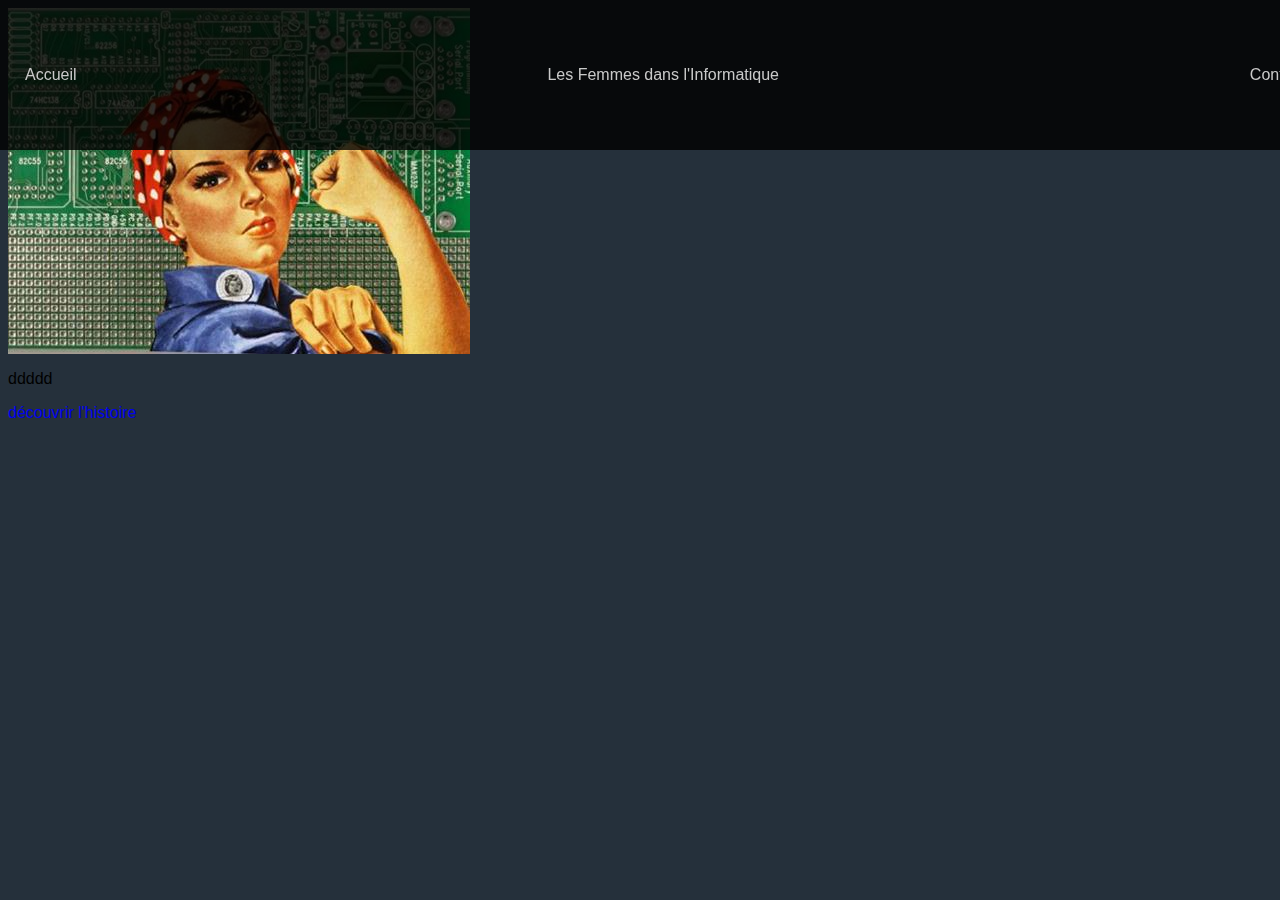
<file: index.html>
<!DOCTYPE html>
<html lang="fr">
<head>
    <meta charset="UTF-8">
    <meta http-equiv="X-UA-Compatible" content="IE=edge">
    <meta name="viewport" content="width=device-width, initial-scale=1.0">
    <link href="https://cdn.jsdelivr.net/npm/bootstrap@5.0.2/dist/css/bootstrap.min.css" rel="stylesheet" integrity="sha384-EVSTQN3/azprG1Anm3QDgpJLIm9Nao0Yz1ztcQTwFspd3yD65VohhpuuCOmLASjC" crossorigin="anonymous">
    <link href="assets/css/styles.css" rel="stylesheet">
    <title>Femmes&Informatique</title>
</head>
<body>
    <header>
        <a href="index.html"><div class="h5">Accueil</div></a>
        <div class="h2">Les Femmes dans l'Informatique</div>
        <a href="index-contact.html"><div class="h5">Contact</div></a>
    </header>
    <section class="align-middle">
        <img src="./assets/img/Women-in-tech-symbol.jpg" alt="symbol">
        <p>ddddd</p>
        <a class="btn btn-warning" href="#" role="button">découvrir l'histoire</a>
    </section>
</body>
<footer>

</footer>
</html>
</file>
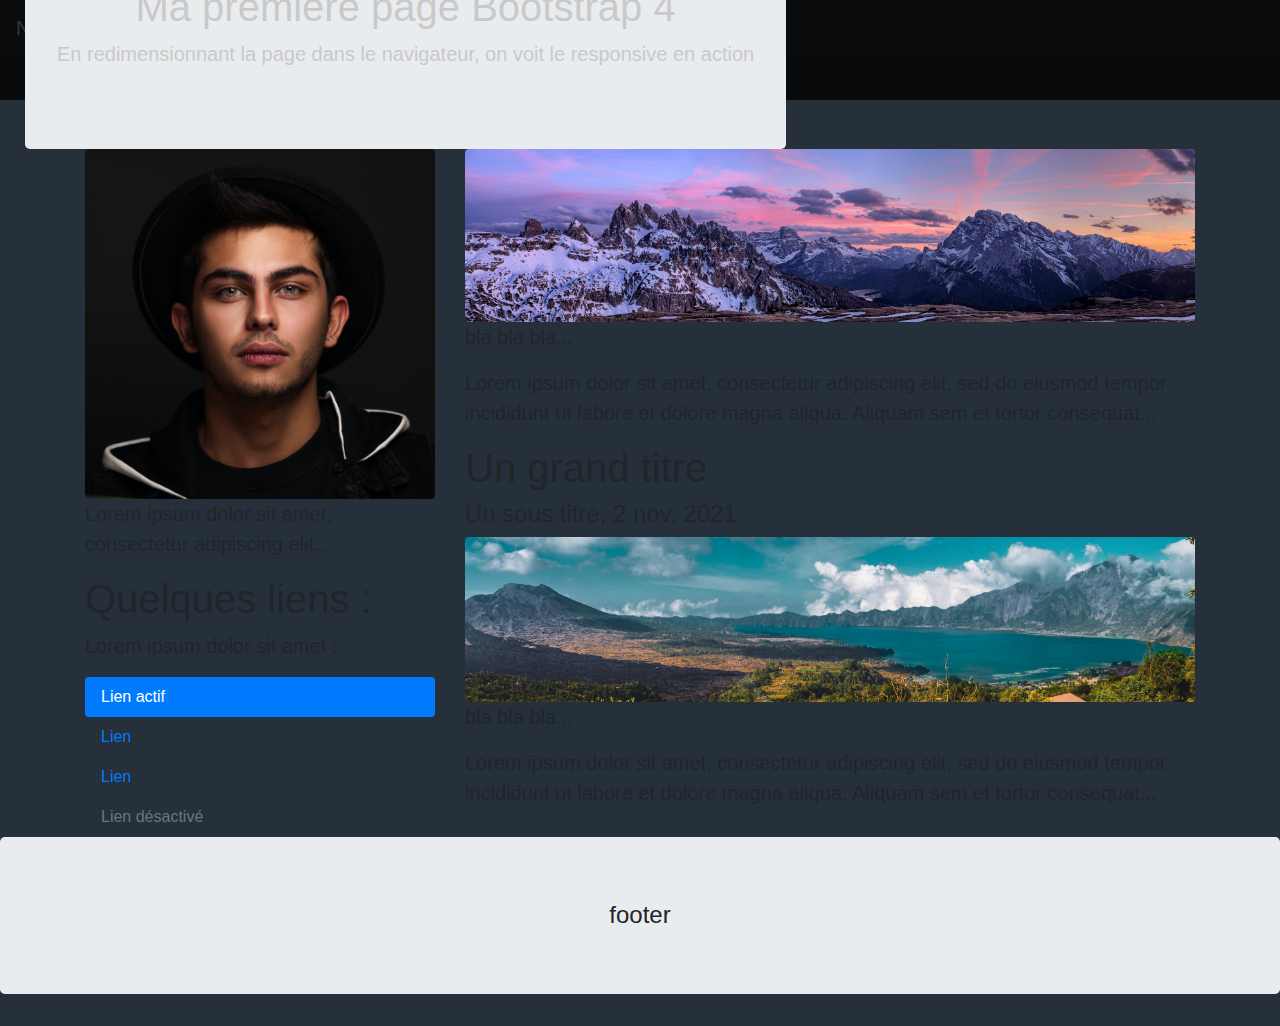
<file: index-contact.html>
<!DOCTYPE html>
<html lang="fr">
<head>
    <meta charset="UTF-8">
    <meta http-equiv="X-UA-Compatible" content="IE=edge">
    <meta name="viewport" content="width=device-width, initial-scale=1.0">
    <!--Ligne de lien vers le framework bootstraps (reset css inclu)-->
    <link rel="stylesheet" href="https://maxcdn.bootstrapcdn.com/bootstrap/4.0.0/css/bootstrap.min.css" integrity="sha384-Gn5384xqQ1aoWXA+058RXPxPg6fy4IWvTNh0E263XmFcJlSAwiGgFAW/dAiS6JXm" crossorigin="anonymous">
    <link href="assets/css/styles.css" rel="stylesheet">
    <title>First bootstrap</title>
</head>
<body>
    <header>
        <div class="jumbotron text-center">
            <h1 class="display-5">Ma première page Bootstrap 4</h1>
            <p class="lead">En redimensionnant la page dans le navigateur, on voit le responsive en action</p>
        </div>
    </header>
    <nav class="navbar navbar-expand-sm bg-dark navbar-dark">
        <ul class="navbar-nav">
            <li class="nav-item">
                <a class="navbar-brand" href="#">Navbar</a>
            </li>
            <li class="nav-item active">
                <a class="nav-link" href="#">Lien</a>
            </li>
            <li class="nav-item">
                <a class="nav-link" href="#">Lien</a>
            </li>
            <li class="nav-item">
                <a class="nav-link" href="#">Lien</a>
            </li>
        </ul>
    </nav>
    <div class="container">
        <div class="row">
            <div class="col-sm-4">
                <p class="h1">A propos de moi</p>
                <p class="h4">Ma photo :</p>
                <img src="assets/img/portrait-user-unsplash.jpg" class="img-fluid rounded" alt="Responsive image">
                <p class="lead">Lorem ipsum dolor sit amet, consectetur adipiscing elit...</p>
                <h1 class="display-5">Quelques liens :</h1>
                <p class="lead">Lorem ipsum dolor sit amet :</p>
                <ul class="nav flex-column nav-pills">
                    <li class="nav-item">
                        <a class="nav-link active" href="#">Lien actif</a>
                    </li>
                    <li class="nav-item">
                        <a class="nav-link" href="#">Lien</a>
                    </li>
                    <li class="nav-item">
                        <a class="nav-link" href="#">Lien</a>
                    </li>
                    <li class="nav-item">
                        <a class="nav-link disabled" href="#">Lien désactivé</a>
                    </li>
                  </ul>

            </div>
            <div class="col-sm-8">
                <p class="h1">Un grand titre</p>
                <p class="h4">Un sous titre, 2 nov. 2021</p>
                <img src="assets/img/pano1-unsplash.jpg" class="img-fluid rounded" alt="Responsive image">
                <p class="lead">bla bla bla...</p>
                <p class="lead">Lorem ipsum dolor sit amet, consectetur adipiscing elit, sed do eiusmod tempor incididunt ut labore et dolore magna aliqua. Aliquam sem et tortor consequat...</p>
                <p class="h1">Un grand titre</p>
                <p class="h4">Un sous titre, 2 nov. 2021</p>
                <img src="assets/img/pano2-unsplash.jpg" class="img-fluid rounded" alt="Responsive image">
                <p class="lead">bla bla bla...</p>
                <p class="lead">Lorem ipsum dolor sit amet, consectetur adipiscing elit, sed do eiusmod tempor incididunt ut labore et dolore magna aliqua. Aliquam sem et tortor consequat...</p>
            </div>
        </div>
    </div>
    <p class="h4 jumbotron text-center">footer</p>
</body>
<footer>

</footer>
</html>
</file>
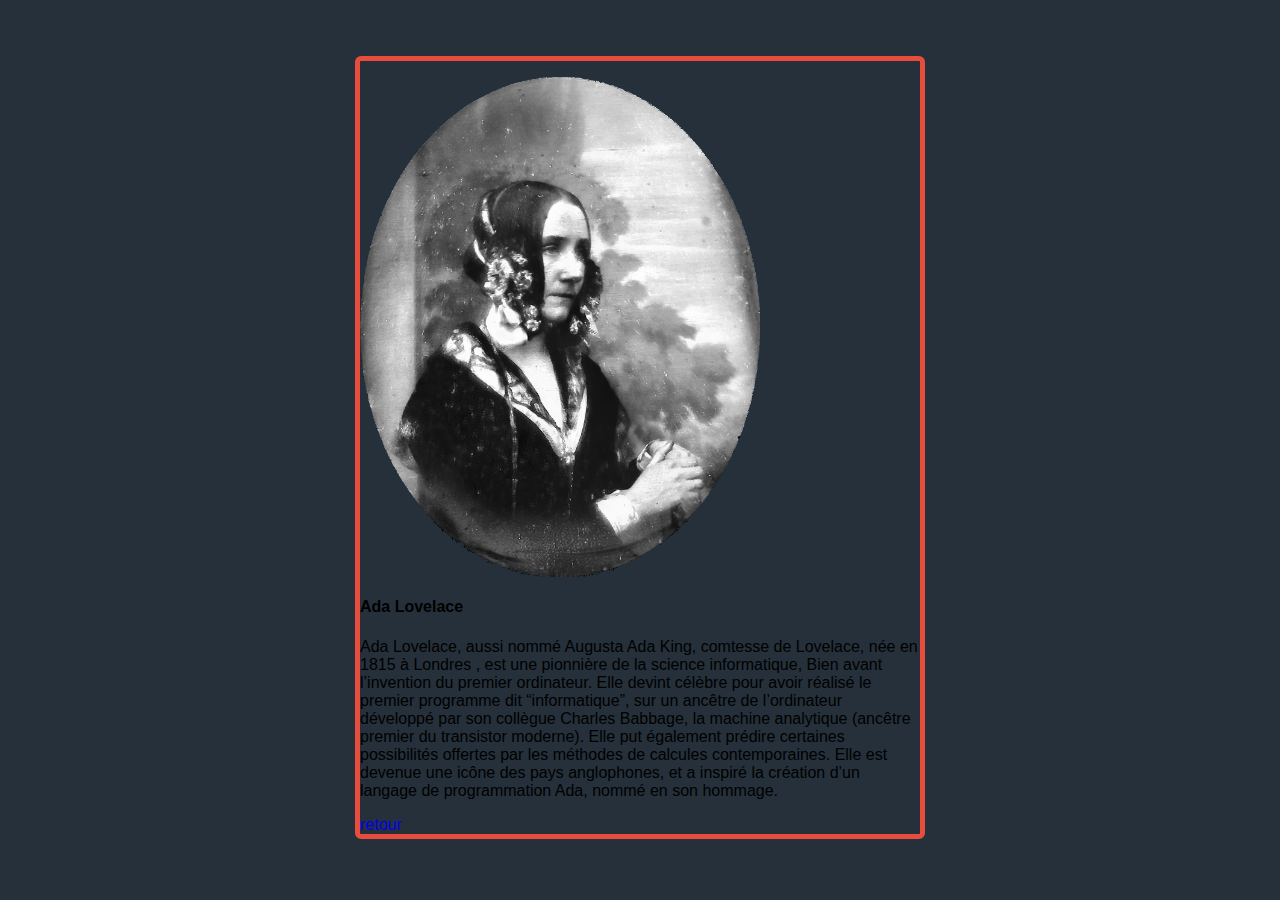
<file: pages/ada-lovelace.html>
<!DOCTYPE html>
<html lang="fr">
<head>
    <meta charset="UTF-8">
    <meta http-equiv="X-UA-Compatible" content="IE=edge">
    <meta name="viewport" content="width=device-width, initial-scale=1.0">
    <link href="https://cdn.jsdelivr.net/npm/bootstrap@5.0.2/dist/css/bootstrap.min.css" rel="stylesheet" integrity="sha384-EVSTQN3/azprG1Anm3QDgpJLIm9Nao0Yz1ztcQTwFspd3yD65VohhpuuCOmLASjC" crossorigin="anonymous">
    <link href="../assets/css/styles.css" rel="stylesheet">
    <title>Ada-Lovelace</title>
</head>
<body>
    <section class="structure-card ada">
        <div class="card">
            <img src="../assets/img/ada-lovelace2.png" class="img-fluid" alt="Ada-Lovelace">
            <div class="card-body">
                <h4 class="card-title">Ada Lovelace</h4>
                <p class="card-text">Ada Lovelace, aussi nommé Augusta Ada King, comtesse de Lovelace, née en 1815 à Londres , est une pionnière de la science informatique, Bien avant l’invention du premier ordinateur. Elle devint célèbre pour avoir réalisé le premier programme dit “informatique”, sur un ancêtre de l’ordinateur développé par son collègue Charles Babbage, la machine analytique (ancêtre premier du transistor moderne). Elle put également prédire certaines possibilités offertes par les méthodes de calcules contemporaines. Elle est devenue une icône des pays anglophones, et a inspiré la création d’un langage de programmation Ada, nommé en son hommage.</p>
                <a href="index-history.html" class="btn btn-warning">retour</a>
            </div>
        </div>
    </section>
</body>
</html>
</file>
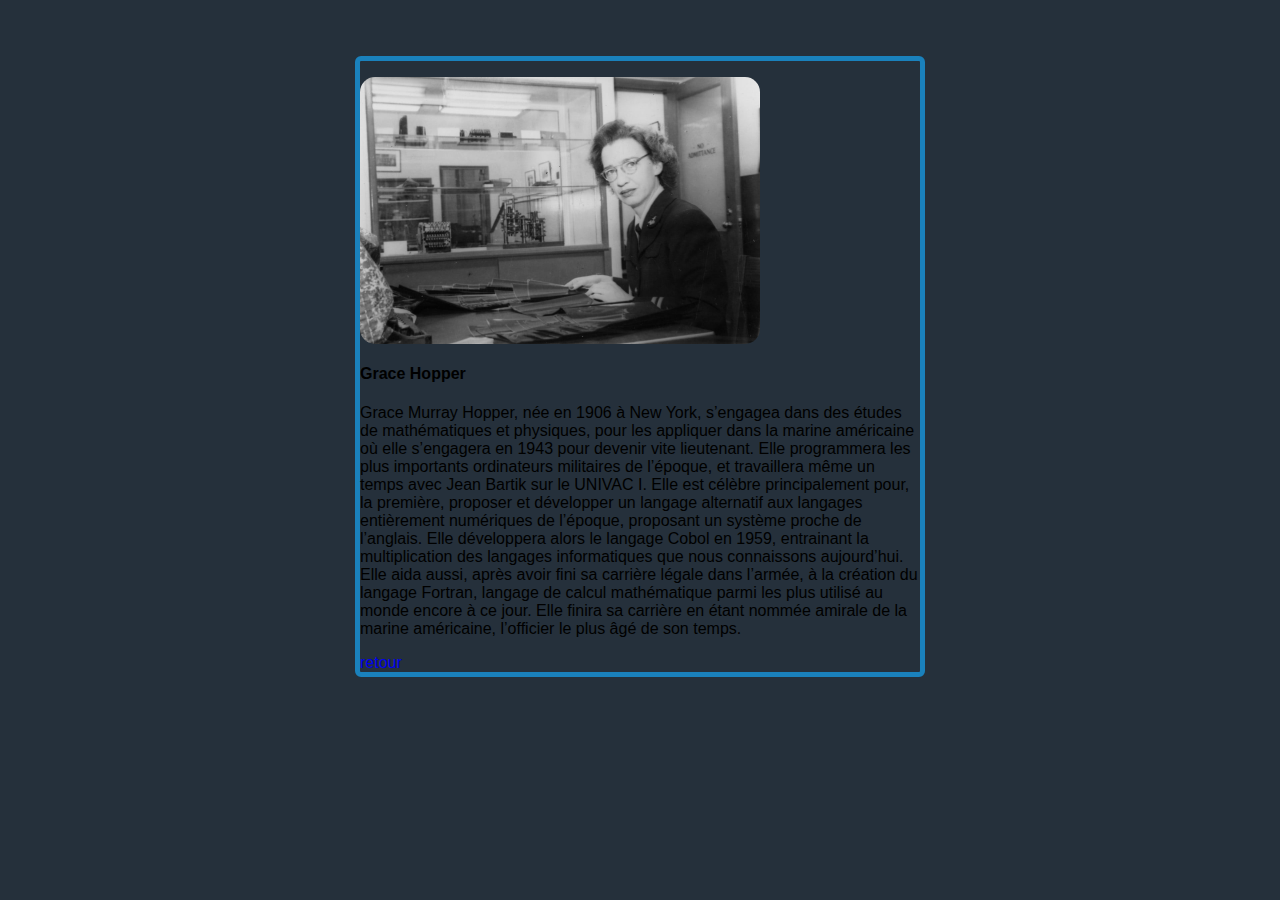
<file: pages/grace-hopper.html>
<!DOCTYPE html>
<html lang="fr">
<head>
    <meta charset="UTF-8">
    <meta http-equiv="X-UA-Compatible" content="IE=edge">
    <meta name="viewport" content="width=device-width, initial-scale=1.0">
    <link href="https://cdn.jsdelivr.net/npm/bootstrap@5.0.2/dist/css/bootstrap.min.css" rel="stylesheet" integrity="sha384-EVSTQN3/azprG1Anm3QDgpJLIm9Nao0Yz1ztcQTwFspd3yD65VohhpuuCOmLASjC" crossorigin="anonymous">
    <link href="../assets/css/styles.css" rel="stylesheet">
    <title>Grace Hopper</title>
</head>
<body>
    <section class="structure-card grace">
        <div class="card">
            <img src="../assets/img/Grace-Hopper2.jpg" class="img-fluid" alt="Grace-Hopper">
            <div class="card-body">
                <h4 class="card-title">Grace Hopper</h4>
                <p class="card-text">Grace Murray Hopper, née en 1906 à New York, s’engagea dans des études de mathématiques et physiques, pour les appliquer dans la marine américaine où elle s’engagera en 1943 pour devenir vite lieutenant. Elle programmera les plus importants ordinateurs militaires de l’époque, et travaillera même un temps avec Jean Bartik sur le UNIVAC I. Elle est célèbre principalement pour, la première, proposer et développer un langage alternatif aux langages entièrement numériques de l’époque, proposant un système proche de l’anglais. Elle développera alors le langage Cobol en 1959, entrainant la multiplication des langages informatiques que nous connaissons aujourd’hui. Elle aida aussi, après avoir fini sa carrière légale dans l’armée, à la création du langage Fortran, langage de calcul mathématique parmi les plus utilisé au monde encore à ce jour. Elle finira sa carrière en étant nommée amirale de la marine américaine, l’officier le plus âgé de son temps.</p>
                <a href="index-history.html" class="btn btn-warning">retour</a>
            </div>
        </div>
    </section>
</body>
</html>
</file>
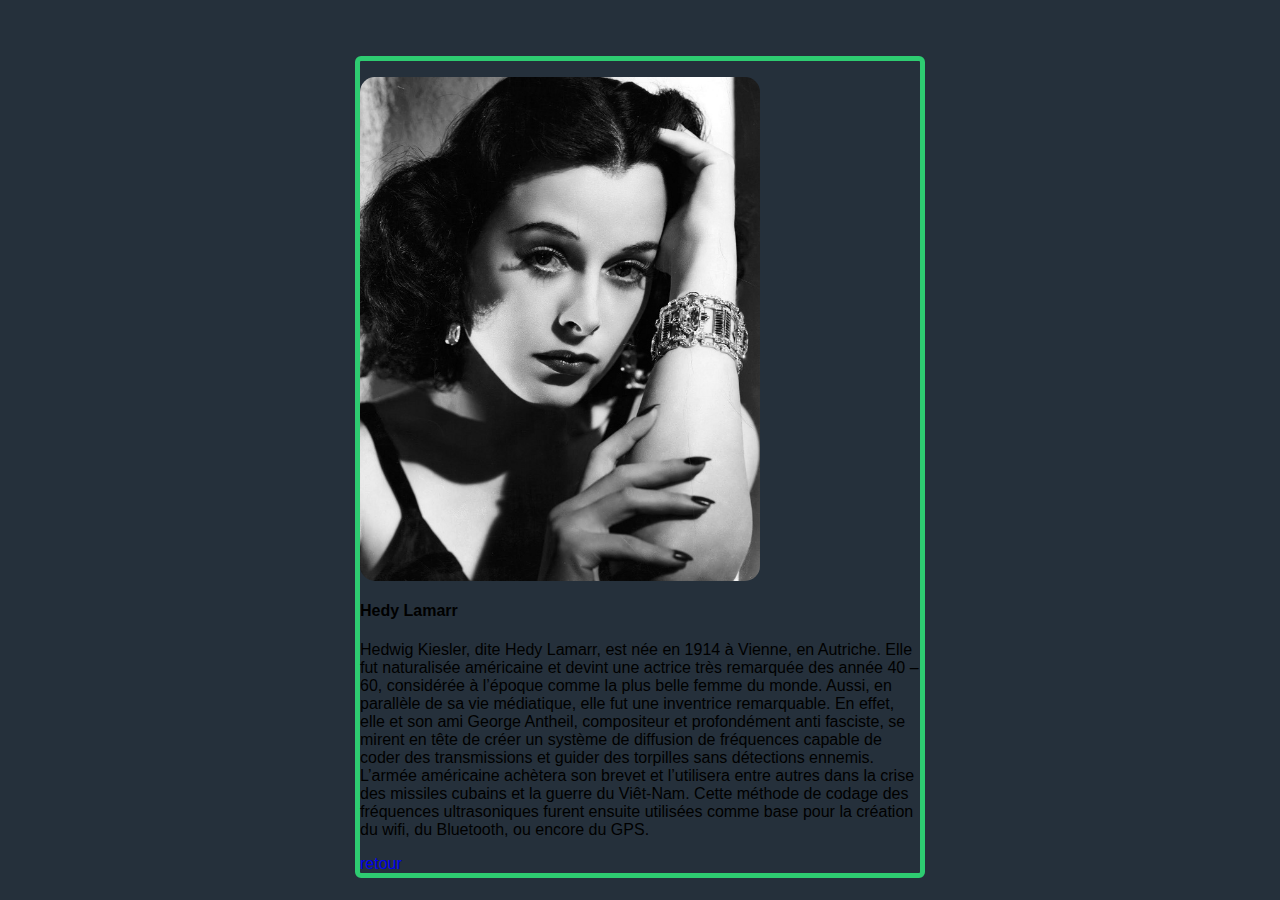
<file: pages/hedy-lamarr.html>
<!DOCTYPE html>
<html lang="fr">
<head>
    <meta charset="UTF-8">
    <meta http-equiv="X-UA-Compatible" content="IE=edge">
    <meta name="viewport" content="width=device-width, initial-scale=1.0">
    <link href="https://cdn.jsdelivr.net/npm/bootstrap@5.0.2/dist/css/bootstrap.min.css" rel="stylesheet" integrity="sha384-EVSTQN3/azprG1Anm3QDgpJLIm9Nao0Yz1ztcQTwFspd3yD65VohhpuuCOmLASjC" crossorigin="anonymous">
    <link href="../assets/css/styles.css" rel="stylesheet">
    <title>Hedy Lamarr</title>
</head>
<body>
    <section class="structure-card hedy">
        <div class="card">
            <img src="../assets/img/hedy-lamarr1.jpg" class="img-fluid" alt="hedy-Lamarr">
            <div class="card-body">
                <h4 class="card-title">Hedy Lamarr</h4>
                <p class="card-text">Hedwig Kiesler, dite Hedy Lamarr, est née en 1914 à Vienne, en Autriche. Elle fut naturalisée américaine et devint une actrice très remarquée des année 40 – 60, considérée à l’époque comme la plus belle femme du monde. Aussi, en parallèle de sa vie médiatique, elle fut une inventrice remarquable. En effet, elle et son ami George Antheil, compositeur et profondément anti fasciste, se mirent en tête de créer un système de diffusion de fréquences capable de coder des transmissions et guider des torpilles sans détections ennemis. L’armée américaine achètera son brevet et l’utilisera entre autres dans la crise des missiles cubains et la guerre du Viêt-Nam. Cette méthode de codage des fréquences ultrasoniques furent ensuite utilisées comme base pour la création du wifi, du Bluetooth, ou encore du GPS.</p>
                <a href="index-history.html" class="btn btn-warning">retour</a>
            </div>
        </div>
    </section>
</body>
</html>
</file>
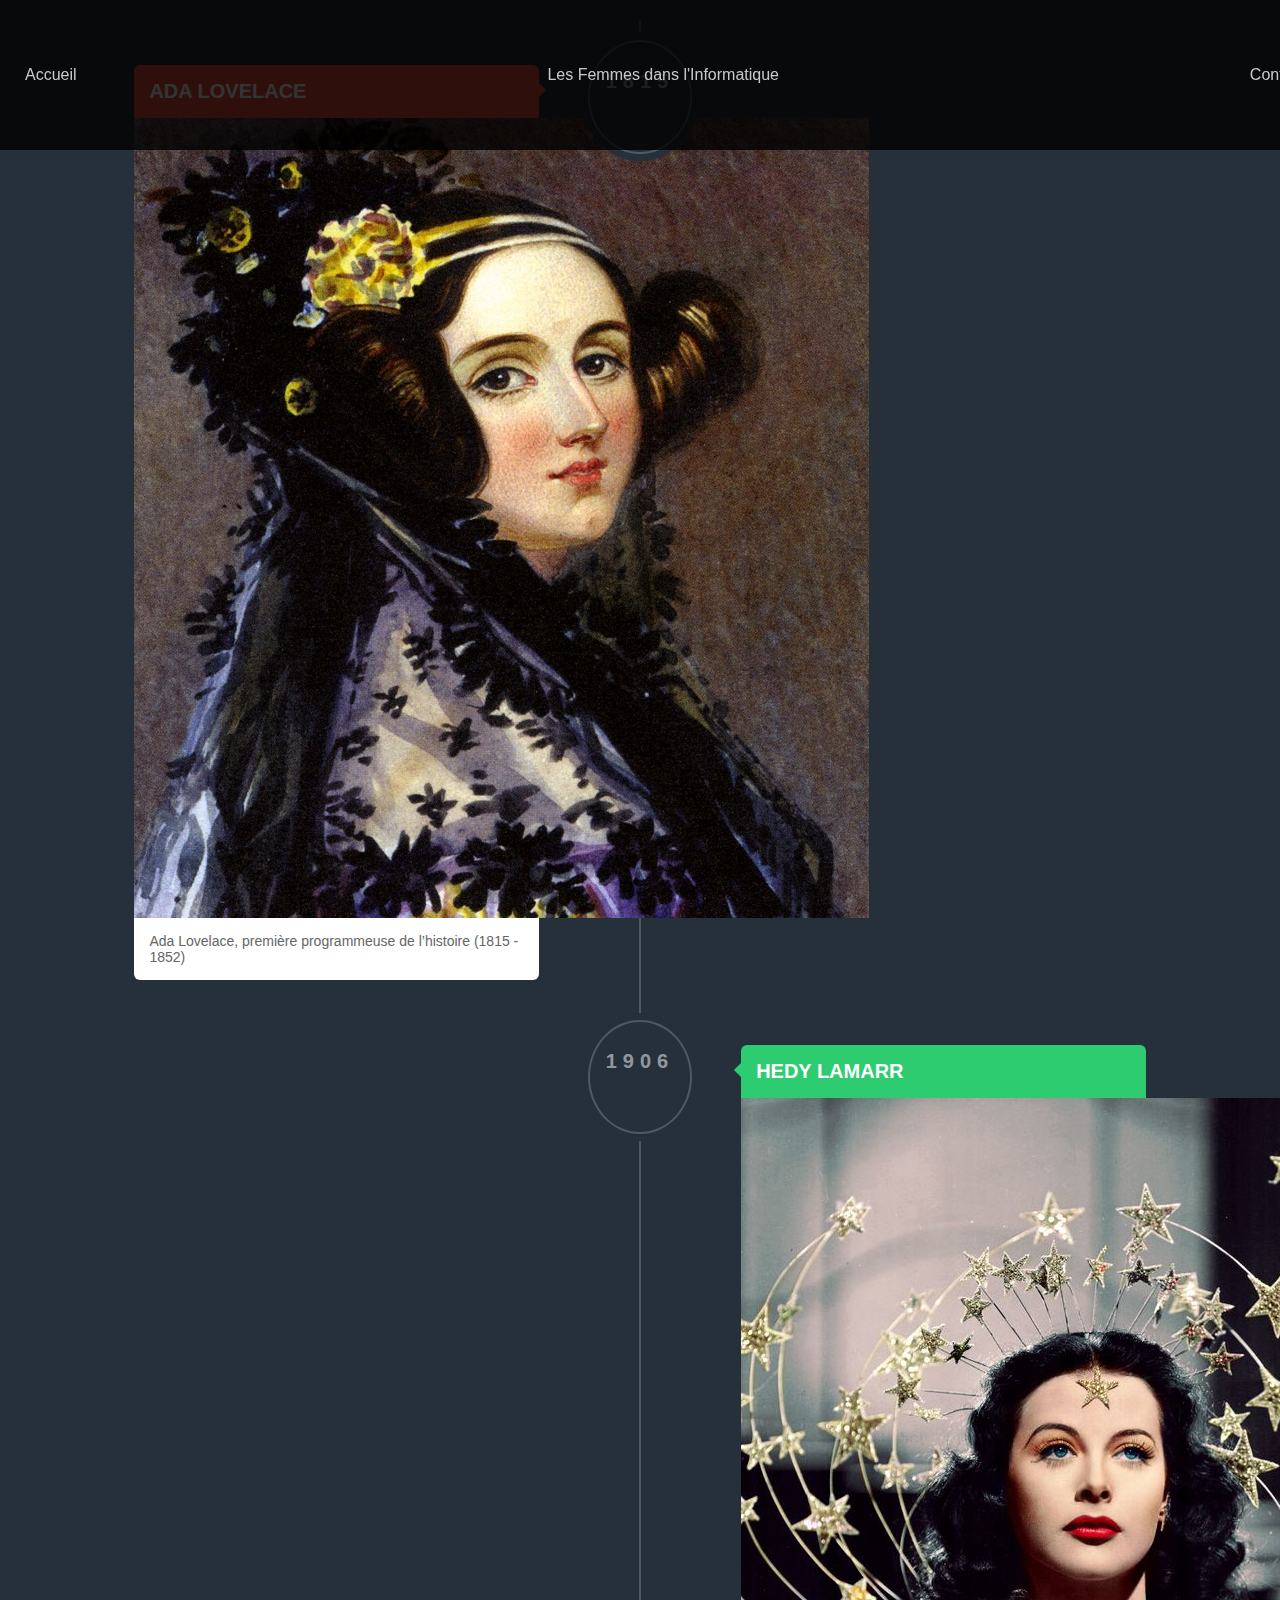
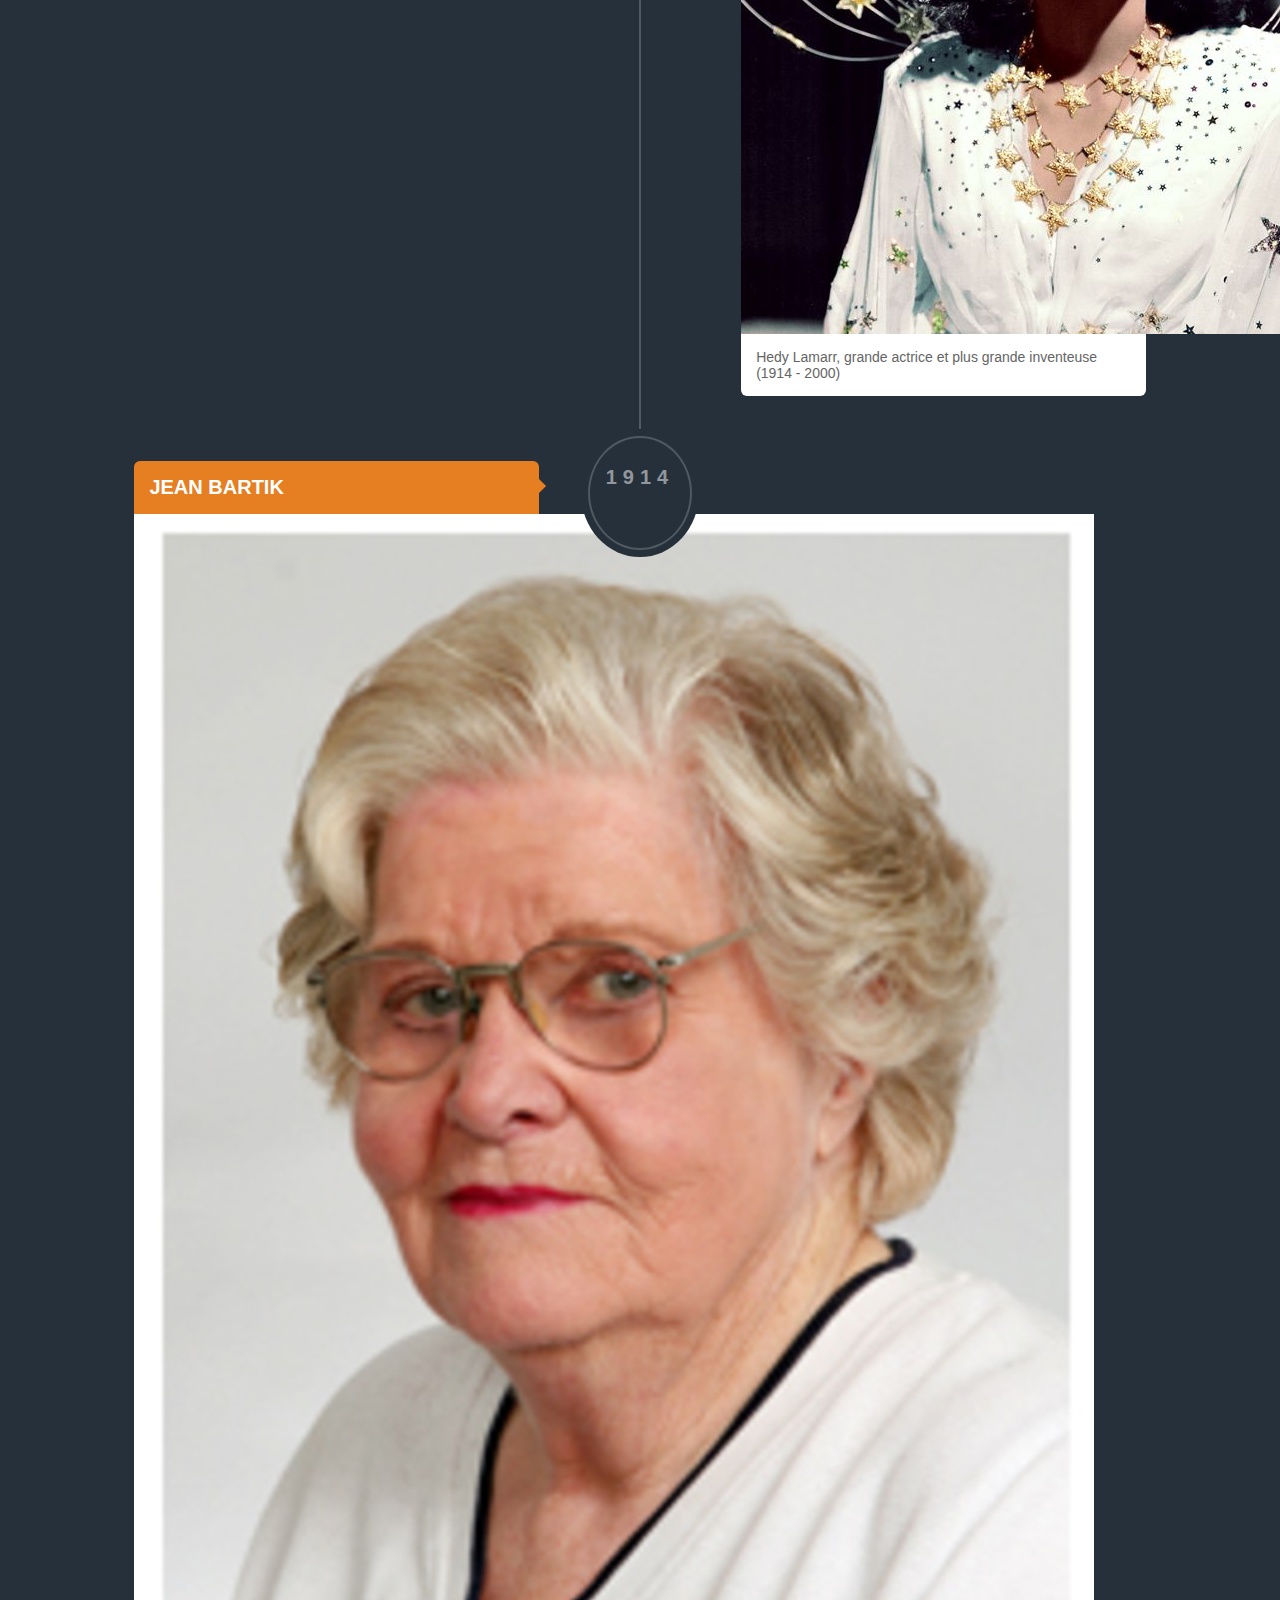
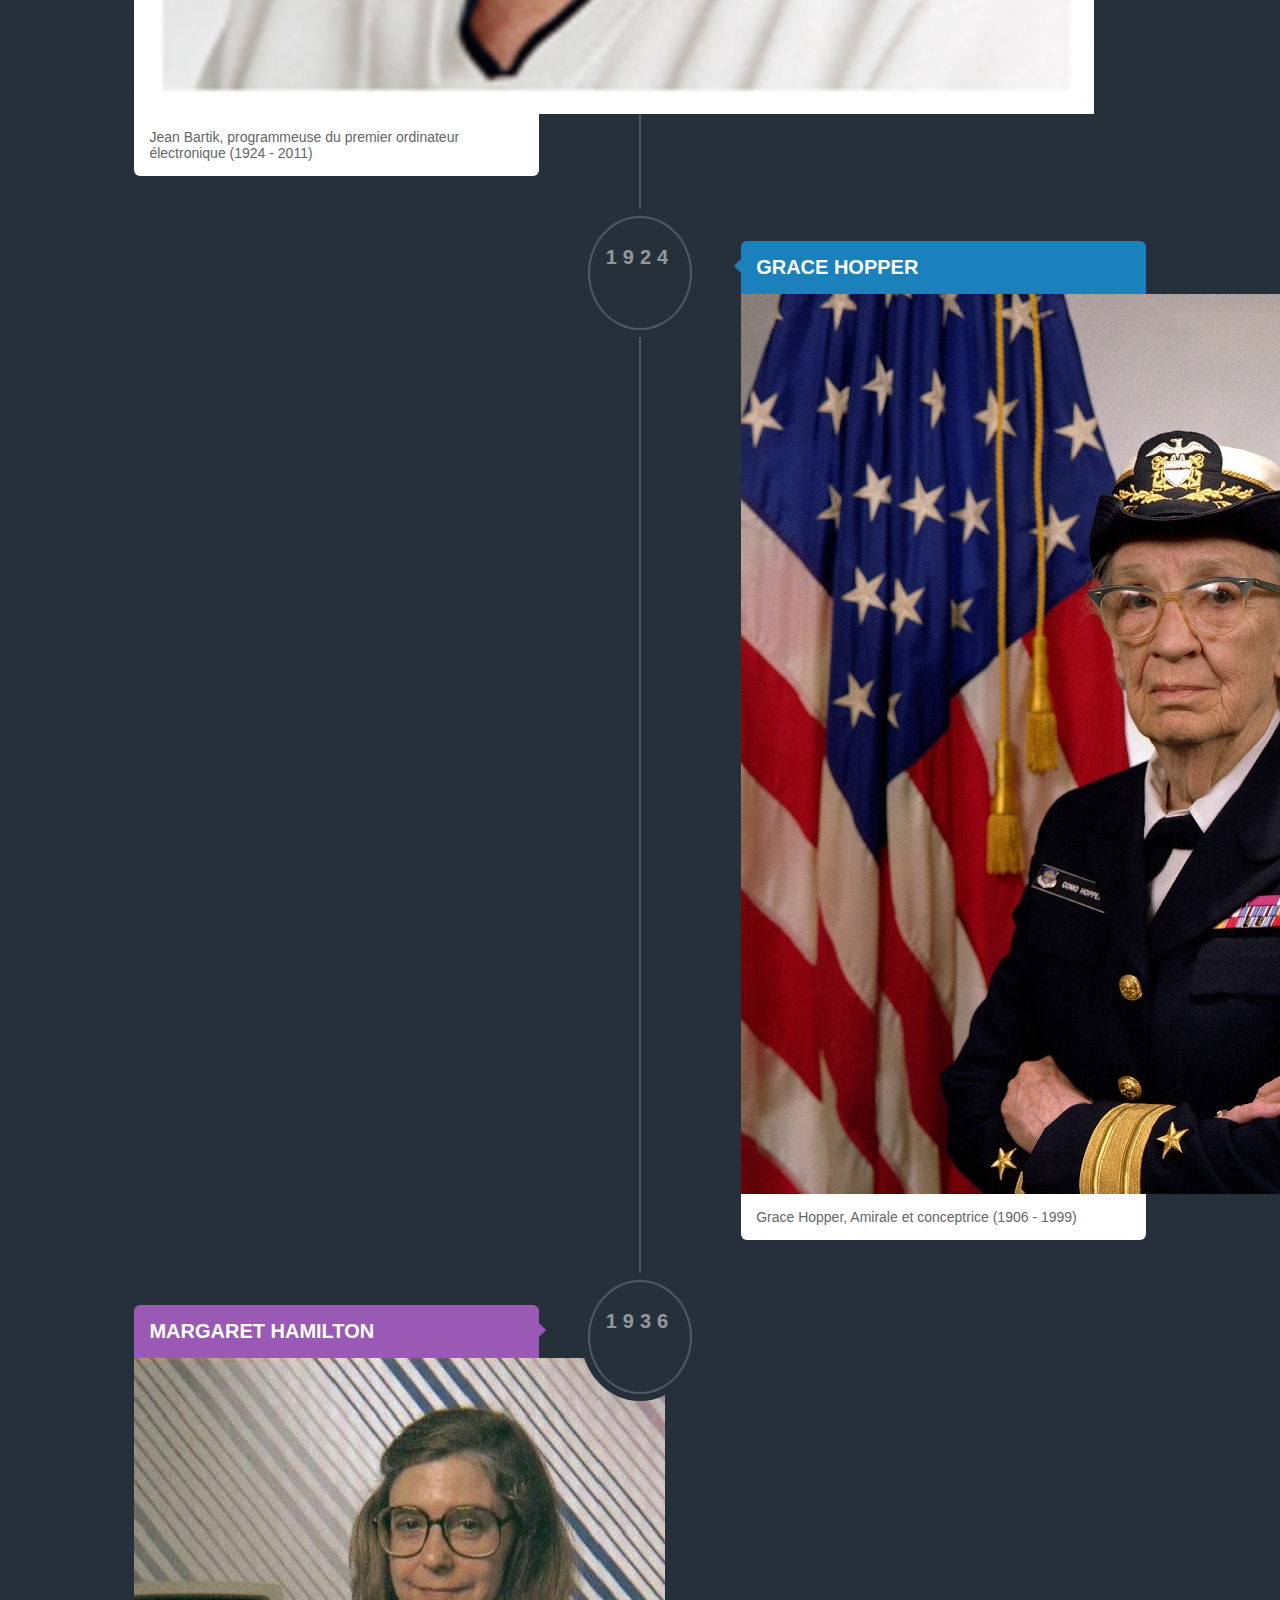
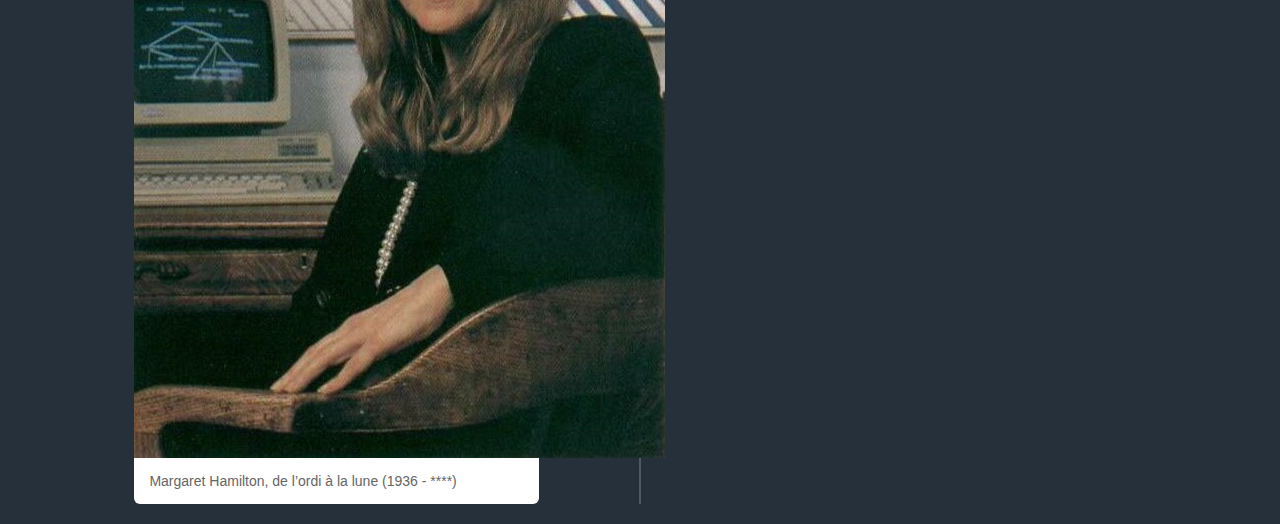
<file: pages/index-history.html>
<!DOCTYPE html>
<html lang="fr">
<head>
    <meta charset="UTF-8">
    <meta http-equiv="X-UA-Compatible" content="IE=edge">
    <meta name="viewport" content="width=device-width, initial-scale=1.0">
    <link href="https://cdn.jsdelivr.net/npm/bootstrap@5.0.2/dist/css/bootstrap.min.css" rel="stylesheet" integrity="sha384-EVSTQN3/azprG1Anm3QDgpJLIm9Nao0Yz1ztcQTwFspd3yD65VohhpuuCOmLASjC" crossorigin="anonymous">
    <link href="../assets/css/styles.css" rel="stylesheet">
    <title>Historique</title>
</head>
<body>
    <header>
        <a href="../index.html"><div class="h5">Accueil</div></a>
        <div class="h2">Les Femmes dans l'Informatique</div>
        <a href="index-contact.html"><div class="h5">Contact</div></a>
    </header>

    <section class="timeline">
        <article>
            <div class="inner">
                <span class="year"><br>1815</span>
                <h2>Ada Lovelace</h2>
                <a href="ada-lovelace.html">
                    <img class="img-fluid" src="../assets/img/ada-lovelace1.jpg" alt="Ada Lovelace">
                    <p>Ada Lovelace, première programmeuse de l’histoire (1815 - 1852)</p>
                </a>
            </div>
        </article>
        
        <article>
            <div class="inner">
                <span class="year"><br>1906</span>
                <h2>Hedy Lamarr</h2>
                <a href="hedy-lamarr.html">
                    <img class="img-fluid" src="../assets/img/hedy-lamarr2.png" alt="Hedy Lamarr">
                    <p>Hedy Lamarr, grande actrice et plus grande inventeuse (1914 - 2000)</p>
                </a>
            </div>
        </article>

        <article>
            <div class="inner">
                <span class="year"><br>1914</span>
                <h2>Jean Bartik</h2>
                <a href="jean-bartik.html">
                    <img class="img-fluid" src="../assets/img/Jean-Bartik1.jpg" alt="Jean Bartik">
                    <p>Jean Bartik, programmeuse du premier ordinateur électronique (1924 - 2011)</p>
                </a>
            </div>
        </article>

        <article>
            <div class="inner">
                <span class="year"><br>1924</span>
                <h2>Grace Hopper</h2>
                <a href="grace-hopper.html">
                    <img class="img-fluid" src="../assets/img/Grace-Hopper1.jpg" alt="Grace Hopper">
                    <p>Grace Hopper, Amirale et conceptrice (1906 - 1999)</p>
                </a>
            </div>
        </article>

        <article>
            <div class="inner">
                <span class="year"><br>1936</span>
                <h2>Margaret Hamilton</h2>
                <a href="margaret-hamilton.html">
                    <img class="img-fluid" src="../assets/img/Margaret-Hamilton1.jpg" alt="Margaret Hamilton">
                    <p>Margaret Hamilton, de l’ordi à la lune (1936 - ****)</p>
                </a>
            </div>
        </article>
    </section>
</body>
</html>
</file>
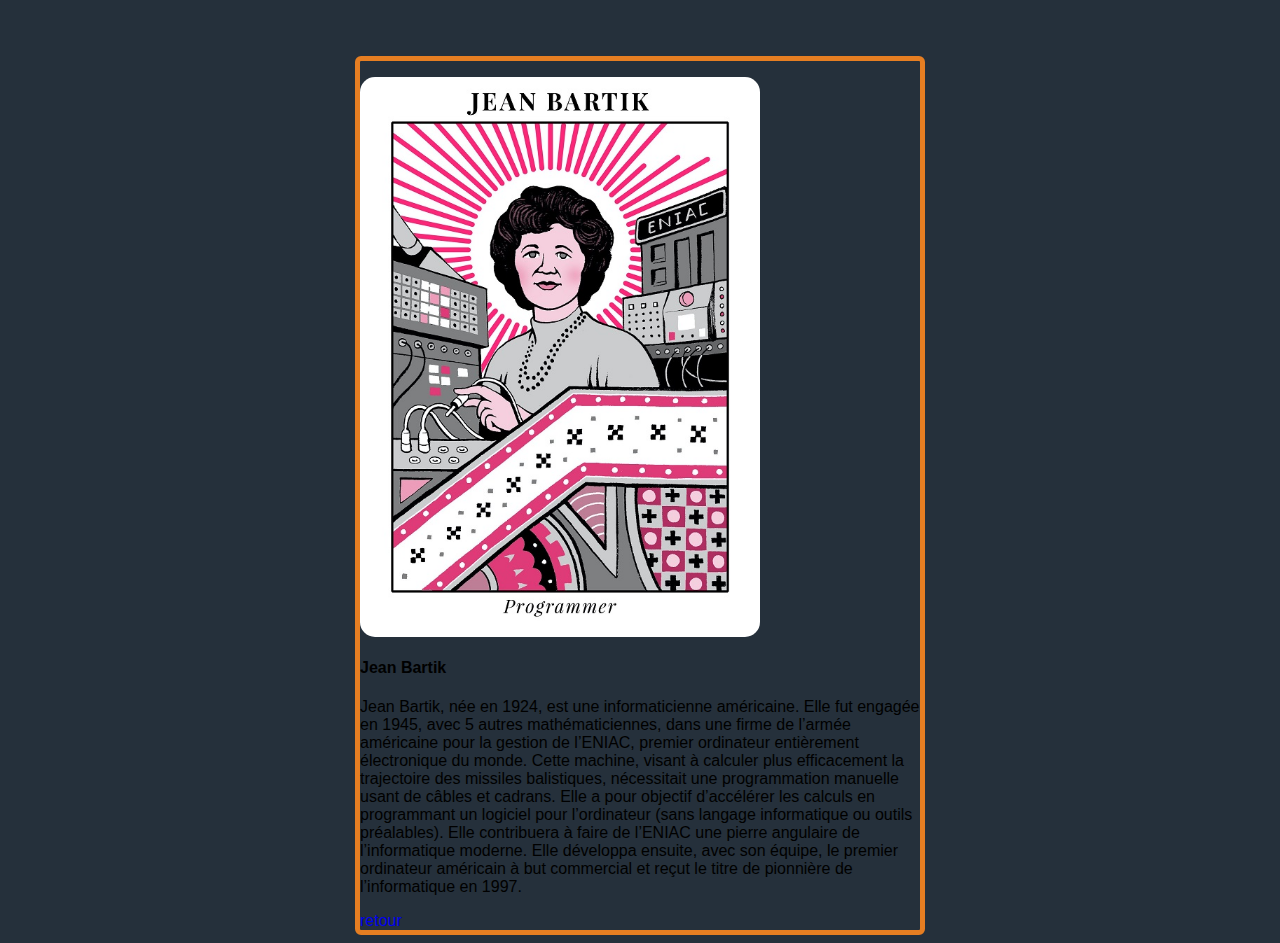
<file: pages/jean-bartik.html>
<!DOCTYPE html>
<html lang="fr">
<head>
    <meta charset="UTF-8">
    <meta http-equiv="X-UA-Compatible" content="IE=edge">
    <meta name="viewport" content="width=device-width, initial-scale=1.0">
    <link href="https://cdn.jsdelivr.net/npm/bootstrap@5.0.2/dist/css/bootstrap.min.css" rel="stylesheet" integrity="sha384-EVSTQN3/azprG1Anm3QDgpJLIm9Nao0Yz1ztcQTwFspd3yD65VohhpuuCOmLASjC" crossorigin="anonymous">
    <link href="../assets/css/styles.css" rel="stylesheet">
    <title>Jean Bartik</title>
</head>
<body>
    <section class="structure-card jean">
        <div class="card">
            <img src="../assets/img/Jean-Bartik2.jpg" class="img-fluid" alt="Jean-Bartik">
            <div class="card-body">
                <h4 class="card-title">Jean Bartik</h4>
                <p class="card-text">Jean Bartik, née en 1924, est une informaticienne américaine. Elle fut engagée en 1945, avec 5 autres mathématiciennes, dans une firme de l’armée américaine pour la gestion de l’ENIAC, premier ordinateur entièrement électronique du monde. Cette machine, visant à calculer plus efficacement la trajectoire des missiles balistiques, nécessitait une programmation manuelle usant de câbles et cadrans. Elle a pour objectif d’accélérer les calculs en programmant un logiciel pour l’ordinateur (sans langage informatique ou outils préalables). Elle contribuera à faire de l’ENIAC une pierre angulaire de l’informatique moderne. Elle développa ensuite, avec son équipe, le premier ordinateur américain à but commercial et reçut le titre de pionnière de l’informatique en 1997.</p>
                <a href="index-history.html" class="btn btn-warning">retour</a>
            </div>
        </div>
    </section>
</body>
</html>
</file>
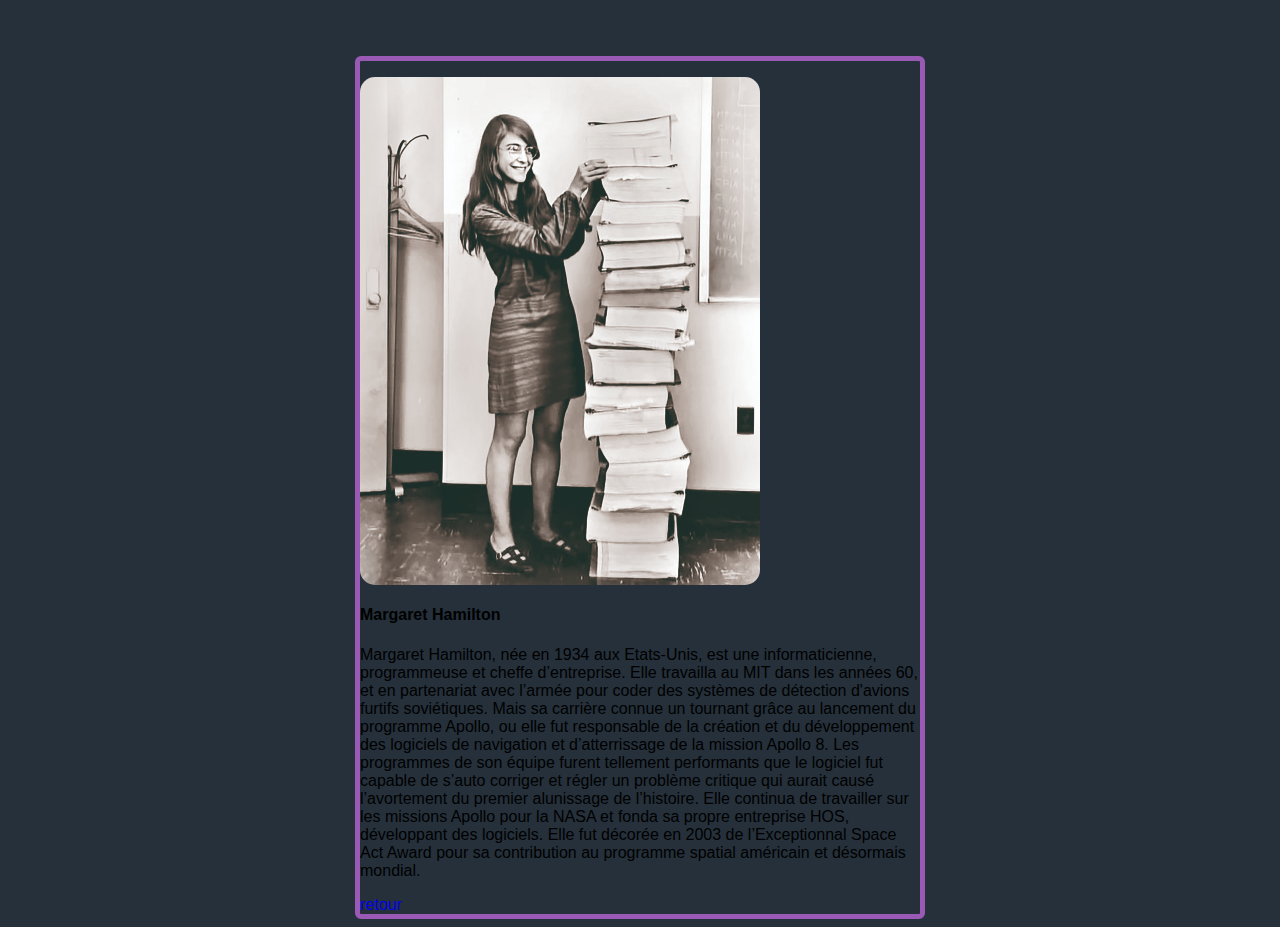
<file: pages/margaret-hamilton.html>
<!DOCTYPE html>
<html lang="fr">
<head>
    <meta charset="UTF-8">
    <meta http-equiv="X-UA-Compatible" content="IE=edge">
    <meta name="viewport" content="width=device-width, initial-scale=1.0">
    <link href="https://cdn.jsdelivr.net/npm/bootstrap@5.0.2/dist/css/bootstrap.min.css" rel="stylesheet" integrity="sha384-EVSTQN3/azprG1Anm3QDgpJLIm9Nao0Yz1ztcQTwFspd3yD65VohhpuuCOmLASjC" crossorigin="anonymous">
    <link href="../assets/css/styles.css" rel="stylesheet">
    <title>Margaret Hamilton</title>
</head>
<body>
    <section class="structure-card margaret">
        <div class="card">
            <img src="../assets/img/Margaret-Hamilton2.jpg" class="img-fluid" alt="Margaret-Hamilton">
            <div class="card-body">
                <h4 class="card-title">Margaret Hamilton</h4>
                <p class="card-text">Margaret Hamilton, née en 1934 aux Etats-Unis, est une informaticienne, programmeuse et cheffe d’entreprise. Elle travailla au MIT dans les années 60, et en partenariat avec l’armée pour coder des systèmes de détection d'avions furtifs soviétiques. Mais sa carrière connue un tournant grâce au lancement du programme Apollo, ou elle fut responsable de la création et du développement des logiciels de navigation et d’atterrissage de la mission Apollo 8. Les programmes de son équipe furent tellement performants que le logiciel fut capable de s’auto corriger et régler un problème critique qui aurait causé l’avortement du premier alunissage de l’histoire. Elle continua de travailler sur les missions Apollo pour la NASA et fonda sa propre entreprise HOS, développant des logiciels. Elle fut décorée en 2003 de l’Exceptionnal Space Act Award pour sa contribution au programme spatial américain et désormais mondial.</p>
                <a href="index-history.html" class="btn btn-warning">retour</a>
            </div>
        </div>
    </section>
</body>
</html>
</file>
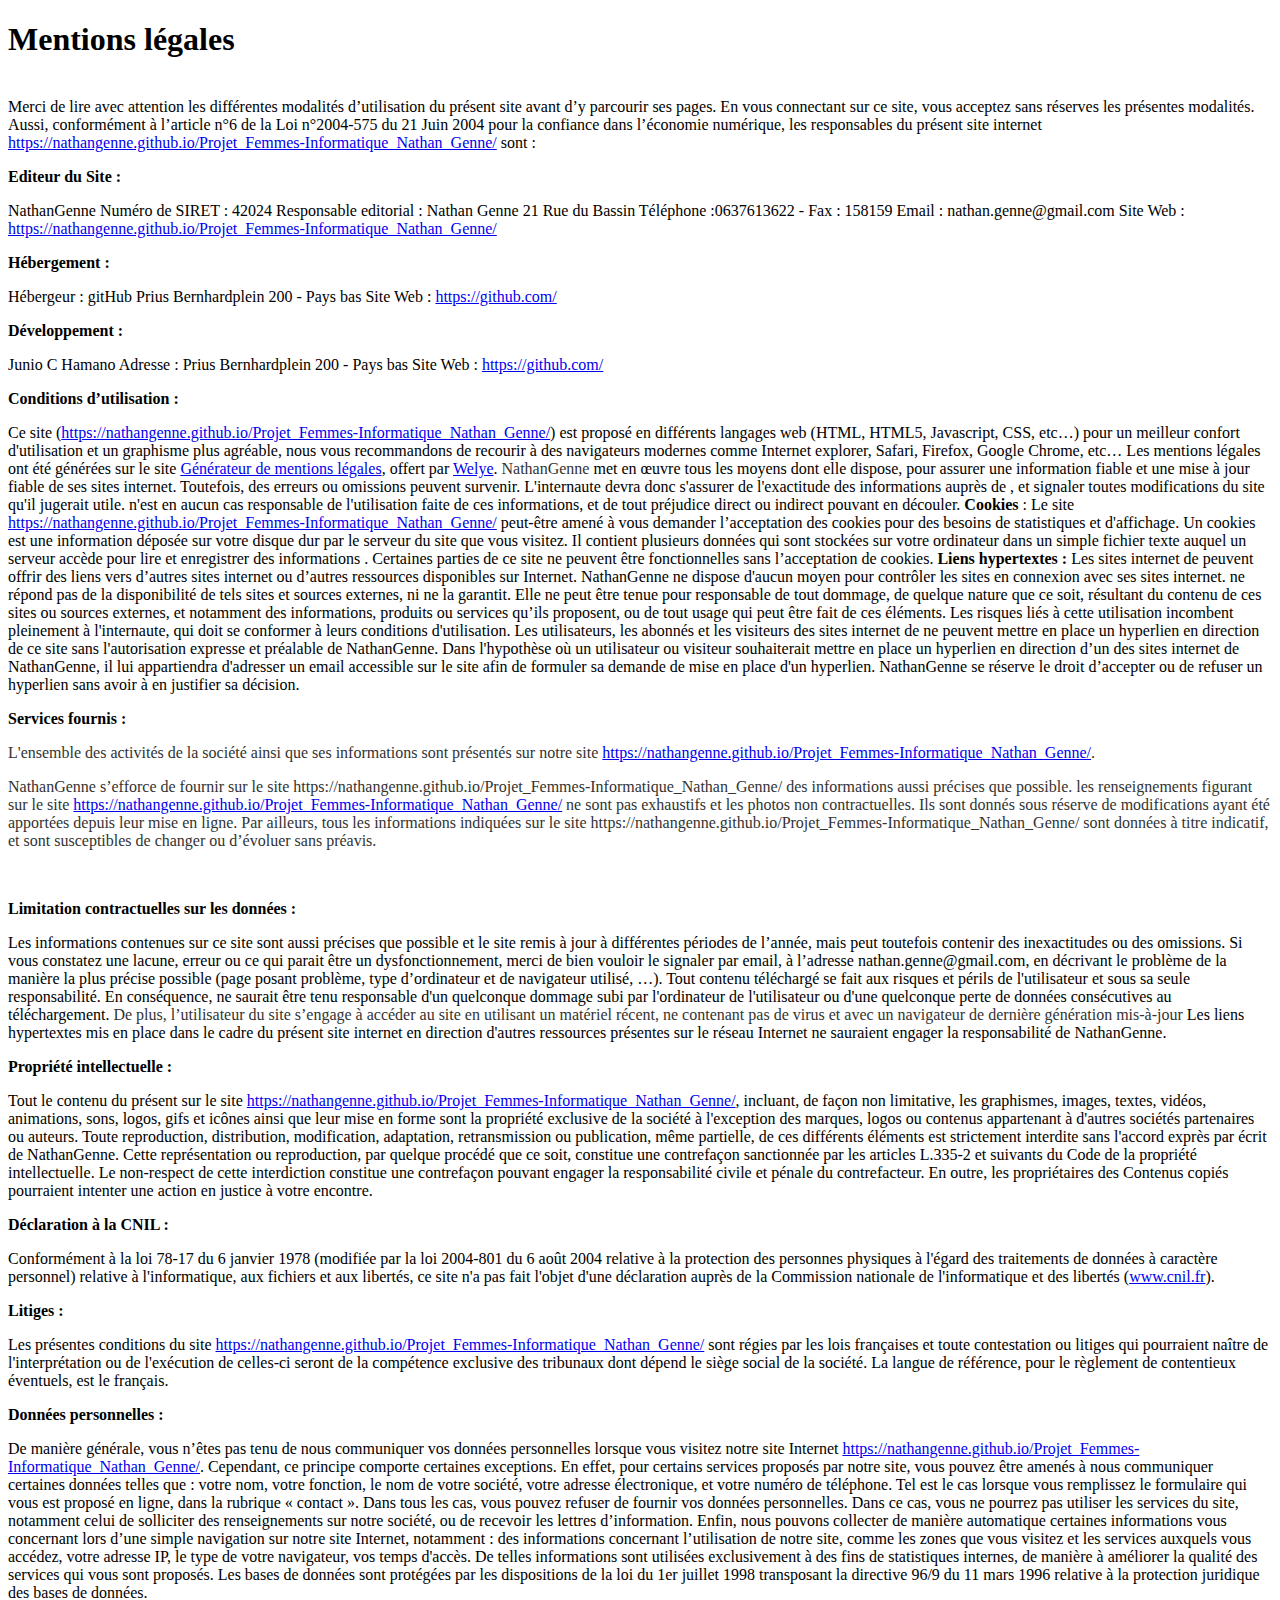
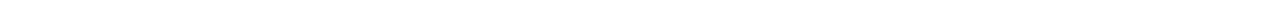
<file: pages/mentions.html>
<!DOCTYPE html>
<html lang="fr">
<head>
    <meta charset="UTF-8">
    <meta http-equiv="X-UA-Compatible" content="IE=edge">
    <meta name="viewport" content="width=device-width, initial-scale=1.0">
    <link href="https://cdn.jsdelivr.net/npm/bootstrap@5.0.2/dist/css/bootstrap.min.css" rel="stylesheet" integrity="sha384-EVSTQN3/azprG1Anm3QDgpJLIm9Nao0Yz1ztcQTwFspd3yD65VohhpuuCOmLASjC" crossorigin="anonymous">
    <title>Mentions légales</title>
</head>
<body>
    <h1>Mentions légales</h1>
    </br>
    Merci de lire avec attention les différentes modalités d’utilisation du présent site avant d’y parcourir ses pages. En vous connectant sur ce site, vous acceptez sans réserves les présentes modalités. Aussi, conformément à l’article n°6 de la Loi n°2004-575 du 21 Juin 2004 pour la confiance dans l’économie numérique, les responsables du présent site internet <a href="http://https://nathangenne.github.io/Projet_Femmes-Informatique_Nathan_Genne/">https://nathangenne.github.io/Projet_Femmes-Informatique_Nathan_Genne/</a> sont :

    <p style="color: #b51a00;"><span style="color: rgb(0, 0, 0);"><b>Editeur du Site : </b></span></p>
    NathanGenne
    Numéro de SIRET :  42024
    Responsable editorial : Nathan Genne
    21 Rue du Bassin
    Téléphone :0637613622 - Fax : 158159
    Email : nathan.genne@gmail.com
    Site Web : <a href="http://https://nathangenne.github.io/Projet_Femmes-Informatique_Nathan_Genne/">https://nathangenne.github.io/Projet_Femmes-Informatique_Nathan_Genne/</a>
    </br>
    <p style="color: #b51a00;"><b><span style="color: rgb(0, 0, 0);">Hébergement :</span> </b></p>
    Hébergeur : gitHub
    Prius Bernhardplein 200 - Pays bas
    Site Web :  <a href="http://https://github.com/">https://github.com/</a>
    </br>
    <p style="color: #b51a00;"><span style="color: rgb(0, 0, 0);"><b>Développement</b><b> : </b></span></p>
    Junio C Hamano
    Adresse : Prius Bernhardplein 200 - Pays bas
    Site Web : <a href="http://https://github.com/">https://github.com/</a>
    </br>
    <p style="color: #b51a00;"><span style="color: rgb(0, 0, 0);"><b>Conditions d’utilisation : </b></span></p>
    Ce site (<a href="http://https://nathangenne.github.io/Projet_Femmes-Informatique_Nathan_Genne/">https://nathangenne.github.io/Projet_Femmes-Informatique_Nathan_Genne/</a>) est proposé en différents langages web (HTML, HTML5, Javascript, CSS, etc…) pour un meilleur confort d'utilisation et un graphisme plus agréable, nous vous recommandons de recourir à des navigateurs modernes comme Internet explorer, Safari, Firefox, Google Chrome, etc…
    Les mentions légales ont été générées sur le site <a title="générateur de mentions légales pour site internet gratuit" href="http://www.generateur-de-mentions-legales.com">Générateur de mentions légales</a>, offert par <a title="imprimerie paris, imprimeur paris" href="http://welye.com">Welye</a>.

    <span style="color: #323333;">NathanGenne<b> </b></span>met en œuvre tous les moyens dont elle dispose, pour assurer une information fiable et une mise à jour fiable de ses sites internet. Toutefois, des erreurs ou omissions peuvent survenir. L'internaute devra donc s'assurer de l'exactitude des informations auprès de , et signaler toutes modifications du site qu'il jugerait utile. n'est en aucun cas responsable de l'utilisation faite de ces informations, et de tout préjudice direct ou indirect pouvant en découler.

    <b>Cookies</b> : Le site <a href="http://https://nathangenne.github.io/Projet_Femmes-Informatique_Nathan_Genne/">https://nathangenne.github.io/Projet_Femmes-Informatique_Nathan_Genne/</a> peut-être amené à vous demander l’acceptation des cookies pour des besoins de statistiques et d'affichage. Un cookies est une information déposée sur votre disque dur par le serveur du site que vous visitez. Il contient plusieurs données qui sont stockées sur votre ordinateur dans un simple fichier texte auquel un serveur accède pour lire et enregistrer des informations . Certaines parties de ce site ne peuvent être fonctionnelles sans l’acceptation de cookies.

    <b>Liens hypertextes :</b> Les sites internet de peuvent offrir des liens vers d’autres sites internet ou d’autres ressources disponibles sur Internet. NathanGenne ne dispose d'aucun moyen pour contrôler les sites en connexion avec ses sites internet. ne répond pas de la disponibilité de tels sites et sources externes, ni ne la garantit. Elle ne peut être tenue pour responsable de tout dommage, de quelque nature que ce soit, résultant du contenu de ces sites ou sources externes, et notamment des informations, produits ou services qu’ils proposent, ou de tout usage qui peut être fait de ces éléments. Les risques liés à cette utilisation incombent pleinement à l'internaute, qui doit se conformer à leurs conditions d'utilisation.

    Les utilisateurs, les abonnés et les visiteurs des sites internet de ne peuvent mettre en place un hyperlien en direction de ce site sans l'autorisation expresse et préalable de NathanGenne.

    Dans l'hypothèse où un utilisateur ou visiteur souhaiterait mettre en place un hyperlien en direction d’un des sites internet de NathanGenne, il lui appartiendra d'adresser un email accessible sur le site afin de formuler sa demande de mise en place d'un hyperlien. NathanGenne se réserve le droit d’accepter ou de refuser un hyperlien sans avoir à en justifier sa décision.
    </br>
    <p style="color: #b51a00;"><span style="color: rgb(0, 0, 0);"><b>Services fournis : </b></span></p>
    <p style="color: #323333;">L'ensemble des activités de la société ainsi que ses informations sont présentés sur notre site <a href="http://https://nathangenne.github.io/Projet_Femmes-Informatique_Nathan_Genne/">https://nathangenne.github.io/Projet_Femmes-Informatique_Nathan_Genne/</a>.</p>
    <p style="color: #323333;">NathanGenne s’efforce de fournir sur le site https://nathangenne.github.io/Projet_Femmes-Informatique_Nathan_Genne/ des informations aussi précises que possible. les renseignements figurant sur le site <a href="http://https://nathangenne.github.io/Projet_Femmes-Informatique_Nathan_Genne/">https://nathangenne.github.io/Projet_Femmes-Informatique_Nathan_Genne/</a> ne sont pas exhaustifs et les photos non contractuelles. Ils sont donnés sous réserve de modifications ayant été apportées depuis leur mise en ligne. Par ailleurs, tous les informations indiquées sur le site https://nathangenne.github.io/Projet_Femmes-Informatique_Nathan_Genne/<span style="color: #000000;"><b> </b></span>sont données à titre indicatif, et sont susceptibles de changer ou d’évoluer sans préavis.  </p>
    </br>
    <p style="color: #b51a00;"><span style="color: rgb(0, 0, 0);"><b>Limitation contractuelles sur les données : </b></span></p>
    Les informations contenues sur ce site sont aussi précises que possible et le site remis à jour à différentes périodes de l’année, mais peut toutefois contenir des inexactitudes ou des omissions. Si vous constatez une lacune, erreur ou ce qui parait être un dysfonctionnement, merci de bien vouloir le signaler par email, à l’adresse nathan.genne@gmail.com, en décrivant le problème de la manière la plus précise possible (page posant problème, type d’ordinateur et de navigateur utilisé, …).

    Tout contenu téléchargé se fait aux risques et périls de l'utilisateur et sous sa seule responsabilité. En conséquence, ne saurait être tenu responsable d'un quelconque dommage subi par l'ordinateur de l'utilisateur ou d'une quelconque perte de données consécutives au téléchargement. <span style="color: #323333;">De plus, l’utilisateur du site s’engage à accéder au site en utilisant un matériel récent, ne contenant pas de virus et avec un navigateur de dernière génération mis-à-jour</span>

    Les liens hypertextes mis en place dans le cadre du présent site internet en direction d'autres ressources présentes sur le réseau Internet ne sauraient engager la responsabilité de NathanGenne.
    </br>
    <p style="color: #b51a00;"><span style="color: rgb(0, 0, 0);"><b>Propriété intellectuelle :</b></span></p>
    Tout le contenu du présent sur le site <a href="http://https://nathangenne.github.io/Projet_Femmes-Informatique_Nathan_Genne/">https://nathangenne.github.io/Projet_Femmes-Informatique_Nathan_Genne/</a>, incluant, de façon non limitative, les graphismes, images, textes, vidéos, animations, sons, logos, gifs et icônes ainsi que leur mise en forme sont la propriété exclusive de la société à l'exception des marques, logos ou contenus appartenant à d'autres sociétés partenaires ou auteurs.

    Toute reproduction, distribution, modification, adaptation, retransmission ou publication, même partielle, de ces différents éléments est strictement interdite sans l'accord exprès par écrit de NathanGenne. Cette représentation ou reproduction, par quelque procédé que ce soit, constitue une contrefaçon sanctionnée par les articles L.335-2 et suivants du Code de la propriété intellectuelle. Le non-respect de cette interdiction constitue une contrefaçon pouvant engager la responsabilité civile et pénale du contrefacteur. En outre, les propriétaires des Contenus copiés pourraient intenter une action en justice à votre encontre.
    </br>
    <p style="color: #b51a00;"><span style="color: rgb(0, 0, 0);"><b>Déclaration à la CNIL : </b></span></p>
    Conformément à la loi 78-17 du 6 janvier 1978 (modifiée par la loi 2004-801 du 6 août 2004 relative à la protection des personnes physiques à l'égard des traitements de données à caractère personnel) relative à l'informatique, aux fichiers et aux libertés, ce site n'a pas fait l'objet d'une déclaration  auprès de la Commission nationale de l'informatique et des libertés (<a href="http://www.cnil.fr/">www.cnil.fr</a>).
    </br>
    <p style="color: #b51a00;"><span style="color: rgb(0, 0, 0);"><b>Litiges : </b></span></p>
    Les présentes conditions du site <a href="http://https://nathangenne.github.io/Projet_Femmes-Informatique_Nathan_Genne/">https://nathangenne.github.io/Projet_Femmes-Informatique_Nathan_Genne/</a> sont régies par les lois françaises et toute contestation ou litiges qui pourraient naître de l'interprétation ou de l'exécution de celles-ci seront de la compétence exclusive des tribunaux dont dépend le siège social de la société. La langue de référence, pour le règlement de contentieux éventuels, est le français.
    </br>
    <p style="color: #b51a00;"><span style="color: rgb(0, 0, 0);"><b>Données personnelles :</b></span></p>
    De manière générale, vous n’êtes pas tenu de nous communiquer vos données personnelles lorsque vous visitez notre site Internet <a href="http://https://nathangenne.github.io/Projet_Femmes-Informatique_Nathan_Genne/">https://nathangenne.github.io/Projet_Femmes-Informatique_Nathan_Genne/</a>.

    Cependant, ce principe comporte certaines exceptions. En effet, pour certains services proposés par notre site, vous pouvez être amenés à nous communiquer certaines données telles que : votre nom, votre fonction, le nom de votre société, votre adresse électronique, et votre numéro de téléphone. Tel est le cas lorsque vous remplissez le formulaire qui vous est proposé en ligne, dans la rubrique « contact ». Dans tous les cas, vous pouvez refuser de fournir vos données personnelles. Dans ce cas, vous ne pourrez pas utiliser les services du site, notamment celui de solliciter des renseignements sur notre société, ou de recevoir les lettres d’information.

    Enfin, nous pouvons collecter de manière automatique certaines informations vous concernant lors d’une simple navigation sur notre site Internet, notamment : des informations concernant l’utilisation de notre site, comme les zones que vous visitez et les services auxquels vous accédez, votre adresse IP, le type de votre navigateur, vos temps d'accès. De telles informations sont utilisées exclusivement à des fins de statistiques internes, de manière à améliorer la qualité des services qui vous sont proposés. Les bases de données sont protégées par les dispositions de la loi du 1er juillet 1998 transposant la directive 96/9 du 11 mars 1996 relative à la protection juridique des bases de données.
</html>
</file>
<file: assets/css/styles.css>
html, body {
    font-family: Helvetica, sans-serif;
    background: #25303B;
}
a {text-decoration: none;}
header a:link,header a:visited,header a:hover,header a:active { text-decoration: none; color: rgb(201, 201, 201);}
/* header universel */
header {
    position: fixed;
    height: 100px;
    left: 0;
    right: 0;
    top: 0;
    z-index: 10;
    width: 100%;
    display: flex;
    justify-content: space-between;
    align-items: center;
    color: rgb(201, 201, 201);
    padding: 25px;
    transition: background-color ease-in-out 1s;
}
header:hover {
    background: rgba(0, 0, 0, 0.8);
}

img {
    display: flex;
    align-items: center;
}

/* ------------------ Page index-timeline.html ------------------ */



/* ------------------ Page index-timeline.html ------------------ */
.timeline {
    width: 80%;
    margin: 20px auto;
    position: relative;
}

/* création de la ligne chronologique */
.timeline:before {
    content: '';
    display: block;
    position: absolute;
    left: 50%;
    top: 0;
    margin: 0 0 0 -1px;
    width: 2px;
    height: 100%;
    background: rgba(255,255,255,0.2);
}

.timeline article {
    width: 100%;
    margin: 0 0 20px 0;
    position: relative;
}

/* structuration des cadres */
.timeline article:after {
    content: '';
    display: block;
    clear: both;
}

.timeline .inner {
    width: 40%;
    float: left;
    margin: 45px 0 0 0;
    border-radius: 6px;
}

/* gestion des cercles de dates et des dates */
.timeline .year {
    display: block;
    width: 100px;
    height: 100px;
    padding: 5px 0;
    
    position: absolute;
    top: 0;
    left: 50%;
    margin: 20px 0 0 -52px;
    border-radius: 100%;
    font-size: 20px;
    font-weight: 900;
    letter-spacing: 6px;

    text-transform: uppercase;
    text-align: center;
    
    background: #25303B;
    color: rgba(255,255,255,0.5);
    border: 2px solid rgba(255,255,255,0.2);
    box-shadow: 0 0 0 7px #25303B; /* sépare le block date de la ligne chronologique */
}

/* création des titres de modules */
.timeline .inner h2 {
    padding: 15px;
    margin: 0;
    color: #fff;
    font-size: 20px;
    text-transform: uppercase;
    border-radius: 6px 6px 0 0;
    position: relative;
}

/* création des flèches de couleur */
.timeline .inner h2:after {
    content: '';
    position: absolute;
    top: 20px;
    right: -5px;
    width: 10px; 
    height: 10px;
    -webkit-transform: rotate(-45deg);
}

/* création des textes sous les modules */
.timeline .inner p {
    padding: 15px;
    margin: 0;
    font-size: 14px;
    background: #fff;
    color: #656565;
    border-radius: 0 0 6px 6px;
}

/* décallage des modules pairs à gauche */
.timeline article:nth-child(2n+2) .inner {
    float: right;
}
.timeline article:nth-child(2n+2) .inner h2:after {
    left: -5px;
}

/* initiation des couleurs des cadres de titre et de leurs flèches */
.timeline article:nth-child(1) .inner h2, .timeline article:nth-child(1) .inner h2:after {
    background: #e74c3c;
}
.timeline article:nth-child(2) .inner h2, .timeline article:nth-child(2) .inner h2:after {
    background: #2ecc71;
}
.timeline article:nth-child(3) .inner h2, .timeline article:nth-child(3) .inner h2:after {
    background: #e67e22;
}
.timeline article:nth-child(4) .inner h2, .timeline article:nth-child(4) .inner h2:after {
    background: #1a81bc;
}
.timeline article:nth-child(5) .inner h2, .timeline article:nth-child(5) .inner h2:after {
    background: #9b59b6;
}

/* --------------------- Pages femme.html ------------------- */
.structure-card {
    display: flex;
    align-items: center;
    justify-content: center;
}
.card {
    width: 35em;
    padding-top: 1em;
    margin-top: 3em;
    align-items: center;
    border-radius: 6px;
}
.card img {
    max-width: 25em;
    border-radius: 15px;
}

.ada      .card {border: 5px solid #e74c3c;}
.hedy     .card {border: 5px solid #2ecc71;}
.jean     .card {border: 5px solid #e67e22;}
.grace    .card {border: 5px solid #1a81bc;}
.margaret .card {border: 5px solid #9b59b6;}

/* ------------------ Page index-contact.html ------------------- */
</file>
